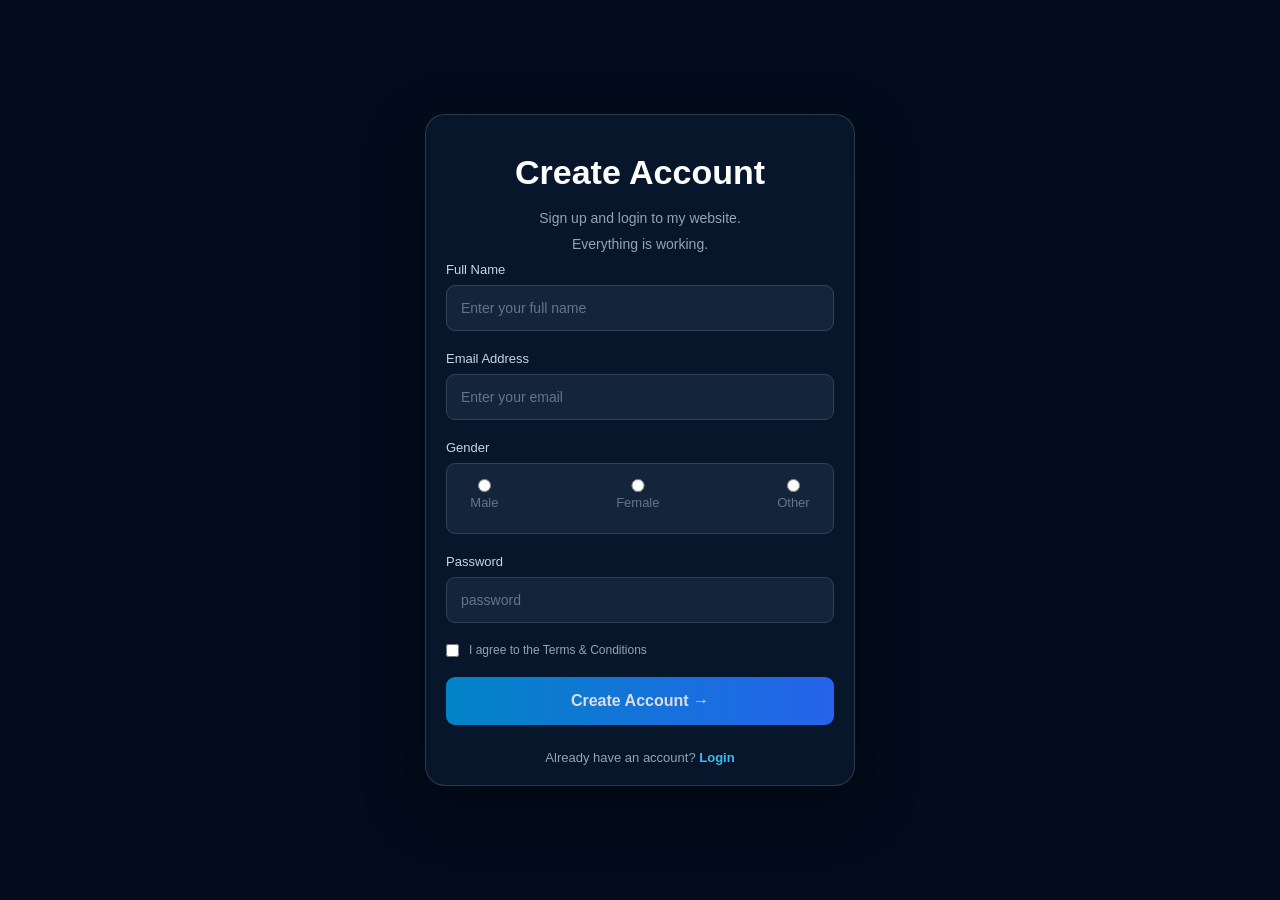
<file: index.html>
<!DOCTYPE html>
<html lang="en">

<head>
    <meta charset="UTF-8">
    <meta name="viewport" content="width=device-width, initial-scale=1.0">
    <title>Sign Up</title>
    <link rel="stylesheet" href="style.css">
    <link rel="icon" href="AUB.png">
</head>

<body>

    <video autoplay muted loop playsinline class="bg-video">
        <source src="bg.mp4" type="video/mp4">
    </video>

    <div class="overlay"></div>

    <div class="signup-container">


        <h1>Create Account</h1>
        <p class="subtitle">Sign up and login to my website.</p>
        <p class="subtitle">Everything is working.
        </p>


        <form>

            <div class="input-box">
                <label>Full Name</label>
                <input type="text" placeholder="Enter your full name" required>
            </div>

            <div class="input-box">
                <label>Email Address</label>
                <input type="email" placeholder="Enter your email" required>
            </div>


            <div class="input-box">
                <label>Gender</label>

                <div class="gender-box">
                    <label style="color: #64748b;">
                        <input type="radio" name="gender" value="male" required>
                        Male
                    </label>

                    <label style="color: #64748b;">
                        <input type="radio" name="gender" value="female">
                        Female
                    </label>

                    <label style="color: #64748b;">
                        <input type="radio" name="gender" value="other">
                        Other
                    </label>
                </div>
            </div>



            <div class="input-box">
                <label>Password</label>
                <input type="password" placeholder="password" required>
            </div>

            <div class="terms">
                <input type="checkbox" required>
                <span>I agree to the Terms & Conditions</span>
            </div>

            <button type="submit" class="signup-btn">
                <a href="login.html" style="text-decoration: none; color: #dddddd;">Create Account →</a>
            </button>

        </form>

        <p class="login-text">
            Already have an account?
            <a href="login.html">Login</a>
        </p>

    </div>

</body>

</html>
</file>
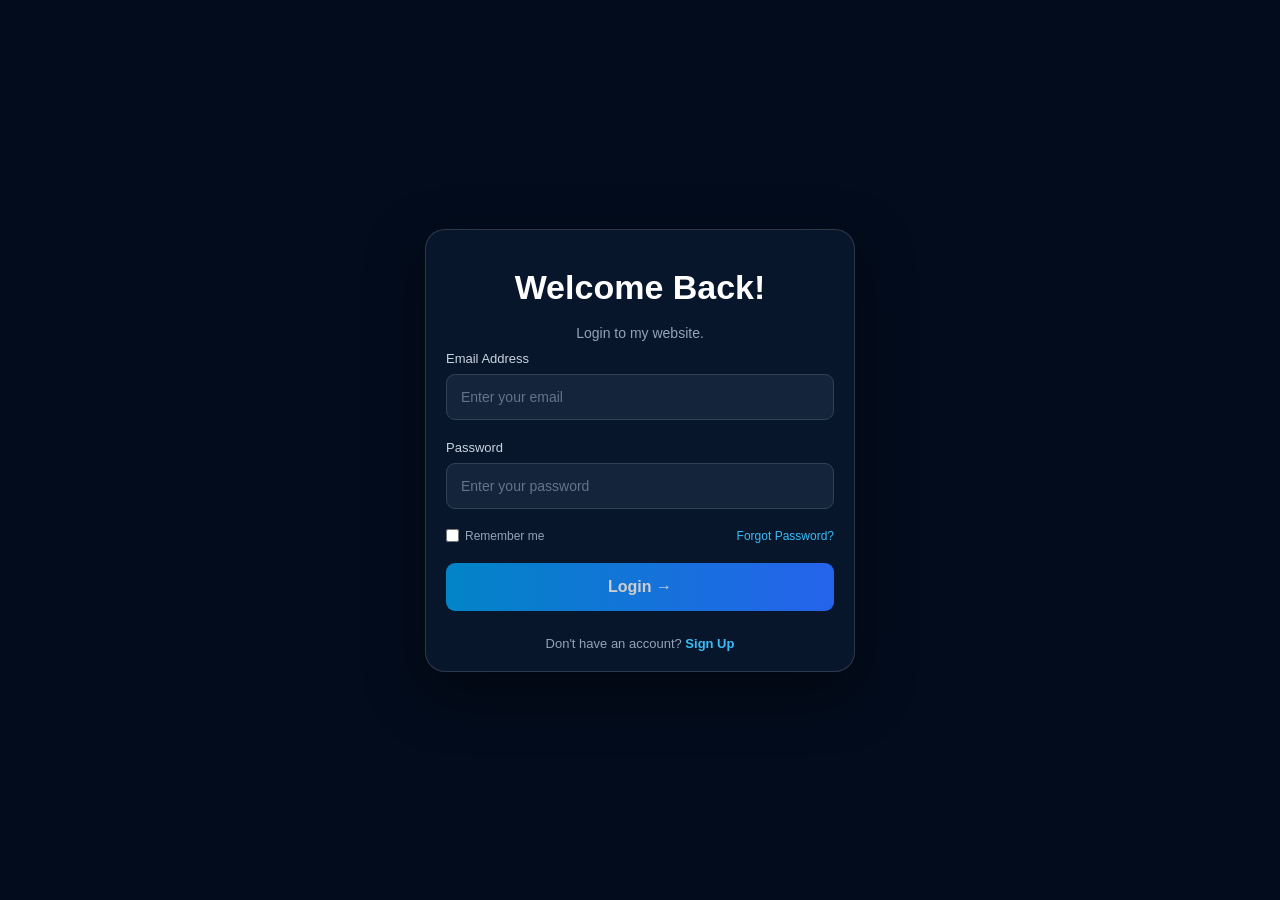
<file: login.html>
<!DOCTYPE html>
<html lang="en">

<head>
    <meta charset="UTF-8">
    <meta name="viewport" content="width=device-width, initial-scale=1.0">
    <title>Login Page</title>
    <link rel="stylesheet" href="style.css">
    <link rel="icon" href="AUB.png">
</head>

<body>

    <video autoplay muted loop playsinline class="bg-video">
        <source src="bg.mp4" type="video/mp4">
    </video>

    <div class="overlay"></div>

    <div class="login-container">


        <h1>Welcome Back!</h1>
        <p class="subtitle">Login to my website.
        </p>
        <form>

            <div class="input-box">
                <label>Email Address</label>
                <input type="email" placeholder="Enter your email" required>
            </div>

            <div class="input-box">
                <label>Password</label>
                <input type="password" placeholder="Enter your password" required>
            </div>

            <div class="login-options">
                <label>
                    <input type="checkbox">
                    Remember me
                </label>

                <a href="#">Forgot Password?</a>
            </div>

            <button type="submit" class="login-btn">
                <a href="wait.html" style="text-decoration: none; color: #d0cdcd;">
                    Login →</a>
            </button>

        </form>

        <p class="signup-text">
            Don't have an account?
            <a href="index.html">Sign Up</a>
        </p>

    </div>

</body>

</html>
</file>
<file: style.css>
* {
     margin: 0;
     padding: 0;
     box-sizing: border-box;
     font-family: Arial, sans-serif;
 }

 body {
     min-height: 100vh;
     display: flex;
     justify-content: center;
     align-items: center;
     background: #071426;
     padding: 20px;
 }

 /* Background Video */

 .bg-video {
     position: fixed;
     inset: 0;
     width: 100%;
     height: 100%;
     object-fit: cover;
     z-index: -2;
 }

 .overlay {
     position: fixed;
     inset: 0;
     background: rgba(2, 10, 25, 0.75);
     z-index: -1;
 }

 /* Signup Box */

 .signup-container {
     width: 100%;
     max-width: 430px;
     padding: 20px;
     background: rgba(10, 25, 48, 0.85);
     backdrop-filter: blur(15px);
     border: 1px solid rgba(255, 255, 255, 0.15);
     border-radius: 20px;
     color: white;
     box-shadow: 0 20px 60px rgba(0, 0, 0, 0.4);
     font-size: 5px;
 }

 .logo {
     text-align: center;
     font-size: 27px;
     font-weight: bold;
     letter-spacing: 3px;
     margin-bottom: 25px;
 }

 .logo span {
     color: #38bdf8;
 }

 h1 {
     text-align: center;
     font-size: 28px;
     margin-bottom: 10px;
 }

 .subtitle {
     text-align: center;
     color: #94a3b8;
     font-size: 14px;
     margin-bottom: 10px;
 }

 /* Input */

 .input-box {
     margin-bottom: 18px;
 }

 .input-box label {
     display: block;
     font-size: 13px;
     margin-bottom: 8px;
     color: #cbd5e1;
 }

 .input-box input {
     width: 100%;
     padding: 14px;
     border-radius: 9px;
     border: 1px solid #334155;
     outline: none;
     color: white;
     font-size: 14px;
     transition: 0.3s;
 }

 .input-box input:focus {
     border-color: #38bdf8;
 }

 .input-box input::placeholder {
     color: #64748b;
 }

 /* Terms */

 .terms {
     display: flex;
     align-items: center;
     gap: 10px;
     font-size: 12px;
     color: #94a3b8;
     margin: 20px 0;
 }

 .terms input {
     accent-color: #38bdf8;
 }

 /* Buttons */

 .signup-btn {
     width: 100%;
     padding: 15px;
     border: none;
     border-radius: 9px;
     background: linear-gradient(90deg, #0284c7, #2563eb);
     color: white;
     font-size: 16px;
     font-weight: bold;
     cursor: pointer;
     transition: 0.3s;
 }

 .signup-btn:hover {
     transform: translateY(-2px);
     box-shadow: 0 5px 20px rgba(37, 99, 235, 0.4);
 }

 .divider {
     display: flex;
     align-items: center;
     gap: 15px;
     color: #64748b;
     margin: 25px 0;
 }

 .divider::before,
 .divider::after {
     content: "";
     flex: 1;
     height: 1px;
     background: #334155;
 }

 .google-btn {
     width: 100%;
     padding: 14px;
     border: 1px solid #475569;
     border-radius: 9px;
     background: transparent;
     color: white;
     cursor: pointer;
     transition: 0.3s;
 }

 .google-btn:hover {
     background: #1e293b;
 }

 .login-text {
     text-align: center;
     margin-top: 25px;
     color: #94a3b8;
     font-size: 13px;
 }

 .login-text a {
     color: #38bdf8;
     text-decoration: none;
     font-weight: bold;
 }

 .gender-box {
     display: flex;
     text-align: center;
     justify-content: space-between;
     align-items: center;
     background: #14243a;
     border: 1px solid #334155;
     padding: 15px;
     border-radius: 9px;
 }

 .gender-box label {
     display: flex;
     align-items: center;
     gap: 7px;
     color: #cbd5e1;
     font-size: 14px;
     cursor: pointer;
 }

 .gender-box input {
     accent-color: #38bdf8;


 }

 /* Mobile Responsive */

 @media (max-width: 480px) {
     .signup-container {
         padding: 28px 22px;
     }

     h1 {
         font-size: 24px;
     }
 }

 .login-container {
     width: 100%;
     max-width: 430px;
     padding: 20px;
     background: rgba(10, 25, 48, 0.85);
     backdrop-filter: blur(15px);
     border: 1px solid rgba(255, 255, 255, 0.15);
     border-radius: 20px;
     color: white;
     box-shadow: 0 20px 60px rgba(0, 0, 0, 0.4);
 }

 .logo {
     text-align: center;
     font-size: 27px;
     font-weight: bold;
     letter-spacing: 3px;
     margin-bottom: 25px;
 }

 .logo span {
     color: #38bdf8;
 }

 h1 {
     text-align: center;
     font-size: 28px;
     margin-bottom: 10px;
 }

 .subtitle {
     text-align: center;
     color: #94a3b8;
     margin-bottom: 10px;
     font-size: 14px;
 }

 .input-box {
     margin-bottom: 20px;
 }

 .input-box label {
     display: block;
     color: #cbd5e1;
     margin-bottom: 8px;
     font-size: 13px;
 }

 .input-box input {
     width: 100%;
     padding: 14px;
     border-radius: 9px;
     border: 1px solid #334155;
     outline: none;
     background: #14243a;
     color: white;
 }

 .input-box input:focus {
     border-color: #38bdf8;
 }

 .login-options {
     display: flex;
     justify-content: space-between;
     align-items: center;
     font-size: 12px;
     margin: 20px 0;
     color: #94a3b8;
 }

 .login-options label {
     display: flex;
     align-items: center;
     gap: 6px;
 }

 .login-options input {
     accent-color: #38bdf8;
 }

 .login-options a {
     color: #38bdf8;
     text-decoration: none;
 }

 .login-btn {
     width: 100%;
     padding: 15px;
     border: none;
     border-radius: 9px;
     background: linear-gradient(90deg, #0284c7, #2563eb);
     color: white;
     font-size: 16px;
     font-weight: bold;
     cursor: pointer;
     transition: 0.3s;
 }

 .login-btn:hover {
     transform: translateY(-2px);
     box-shadow: 0 5px 20px rgba(37, 99, 235, 0.4);
 }

 .divider {
     display: flex;
     align-items: center;
     gap: 15px;
     color: #64748b;
     margin: 25px 0;
 }

 .divider::before,
 .divider::after {
     content: "";
     flex: 1;
     height: 1px;
     background: #334155;
 }

 .google-btn {
     width: 100%;
     padding: 14px;
     border: 1px solid #475569;
     border-radius: 9px;
     background: transparent;
     color: white;
     cursor: pointer;
 }

 .google-btn:hover {
     background: #1e293b;
 }

 .signup-text {
     text-align: center;
     margin-top: 25px;
     color: #94a3b8;
     font-size: 13px;
 }

 .signup-text a {
     color: #38bdf8;
     text-decoration: none;
     font-weight: bold;
 }

 @media (max-width: 480px) {
     .login-container {
         padding: 28px 22px;
     }
 }

 .input-box input[type="date"] {
     width: 100%;
     padding: 14px;
     border-radius: 9px;
     border: 1px solid #334155;
     outline: none;
     background: #14243a;
     color: white;
     font-size: 14px;
     cursor: pointer;
 }

 .input-box input[type="date"]:focus {
     border-color: #38bdf8;
 }

 body {
     min-height: 100vh;
     background: #071426;
     color: white;
     overflow-x: hidden;
 }

 /* Background */

 .background {
     position: fixed;
     inset: 0;
     overflow: hidden;
     z-index: -1;
 }

 .glow {
     position: absolute;
     width: 350px;
     height: 350px;
     border-radius: 50%;
     filter: blur(120px);
     opacity: 0.35;
 }

 .glow-one {
     background: #0284c7;
     top: 10%;
     left: -100px;
 }

 .glow-two {
     background: #2563eb;
     bottom: 0;
     right: -100px;
 }

 /* Header */

 header {
     display: flex;
     justify-content: space-between;
     align-items: center;
     padding: 30px 8%;
 }

 .logo {
     font-size: 27px;
     font-weight: bold;
     letter-spacing: 3px;
 }

 .logo span {
     color: #38bdf8;
 }

 .back-btn {
     color: #cbd5e1;
     text-decoration: none;
     border: 1px solid #334155;
     padding: 11px 20px;
     border-radius: 8px;
     transition: 0.3s;
 }

 .back-btn:hover {
     background: #0284c7;
     color: white;
 }

 /* Main Container */

 .container {
     min-height: 78vh;
     display: flex;
     justify-content: center;
     align-items: center;
     padding: 30px 20px;
 }

 /* Age Card */

 .age-card {
     width: 100%;
     max-width: 480px;
     padding: 20px 20px;
     background: rgba(10, 25, 48, 0.85);
     backdrop-filter: blur(20px);
     border: 1px solid rgba(56, 189, 248, 0.2);
     border-radius: 22px;
     text-align: center;
     box-shadow: 0 20px 70px rgba(0, 0, 0, 0.4);
     animation: appear 0.8s ease;
 }

 /* Icon */

 .icon {
     width: 55px;
     height: 55px;
     margin: 0 auto 25px;
     display: flex;
     justify-content: center;
     align-items: center;
     border-radius: 15px;
     background: rgba(56, 189, 248, 0.12);
     color: #38bdf8;
     font-size: 30px;
 }

 .small-title {
     color: #38bdf8;
     font-size: 11px;
     letter-spacing: 3px;
     font-weight: bold;
 }

 /* Heading */

 h1 {
     font-size: 34px;
     margin: 18px 0;
 }

 h1 span {
     color: #38bdf8;
 }

 .description {
     color: #94a3b8;
     font-size: 14px;
     line-height: 1.8;
     margin-bottom: 35px;
 }

 /* Date Input */


 .form-group label {
     display: block;
     color: #cbd5e1;
     font-size: 12px;
     font-weight: bold;
     letter-spacing: 1px;
     margin-top: 12px;
     margin-bottom: 12px;
     text-align: left;
 }

 .form-group input {
     width: 100%;
     padding: 16px;
     background: #14243a;
     color: white;
     border: 1px solid #334155;
     border-radius: 10px;
     outline: none;
     font-size: 14px;
     cursor: pointer;
     transition: 0.3s;
 }

 .form-group input:focus {
     border-color: #38bdf8;
     box-shadow: 0 0 15px rgba(56, 189, 248, 0.15);
 }

 /* Age Display */

 .age-display {
     margin-top: 25px;
     padding: 22px;
     background: rgba(2, 132, 199, 0.08);
     border: 1px solid rgba(56, 189, 248, 0.15);
     border-radius: 13px;
 }

 .age-number {
     font-size: 48px;
     font-weight: bold;
     color: #38bdf8;
 }

 .age-label {
     font-size: 11px;
     letter-spacing: 3px;
     color: #94a3b8;
     margin-top: 5px;
 }

 #message {
     font-size: 13px;
     margin-top: 15px;
     color: #94a3b8;
 }

 #message.success {
     color: #38bdf8;
 }

 #message.error {
     color: #f87171;
 }

 /* Continue Button */

 #continueBtn {
     width: 100%;
     padding: 16px;
     margin-top: 25px;
     background: linear-gradient(90deg, #0284c7, #2563eb);
     border: none;
     border-radius: 10px;
     color: white;
     font-size: 15px;
     font-weight: bold;
     cursor: pointer;
     transition: 0.3s;
 }

 #continueBtn:disabled {
     background: hsl(215, 63%, 38%);
     color: hsl(215, 57%, 36%);
     cursor: not-allowed;
 }

 #continueBtn:not(:disabled):hover {
     transform: translateY(-3px);
     box-shadow: 0 8px 25px rgba(37, 99, 235, 0.4);
 }

 /* Footer */

 .footer-text {
     margin-top: 25px;
     color: #64748b;
     font-size: 11px;
 }

 footer {
     text-align: center;
     padding: 20px;
     color: #64748b;
     font-size: 12px;
 }

 /* Mobile */

 @media (max-width: 500px) {

     header {
         padding: 22px;
     }

     .age-card {
         padding: 35px 23px;
     }

     h1 {
         font-size: 28px;
     }

     .age-number {
         font-size: 40px;
     }
 }
</file>
